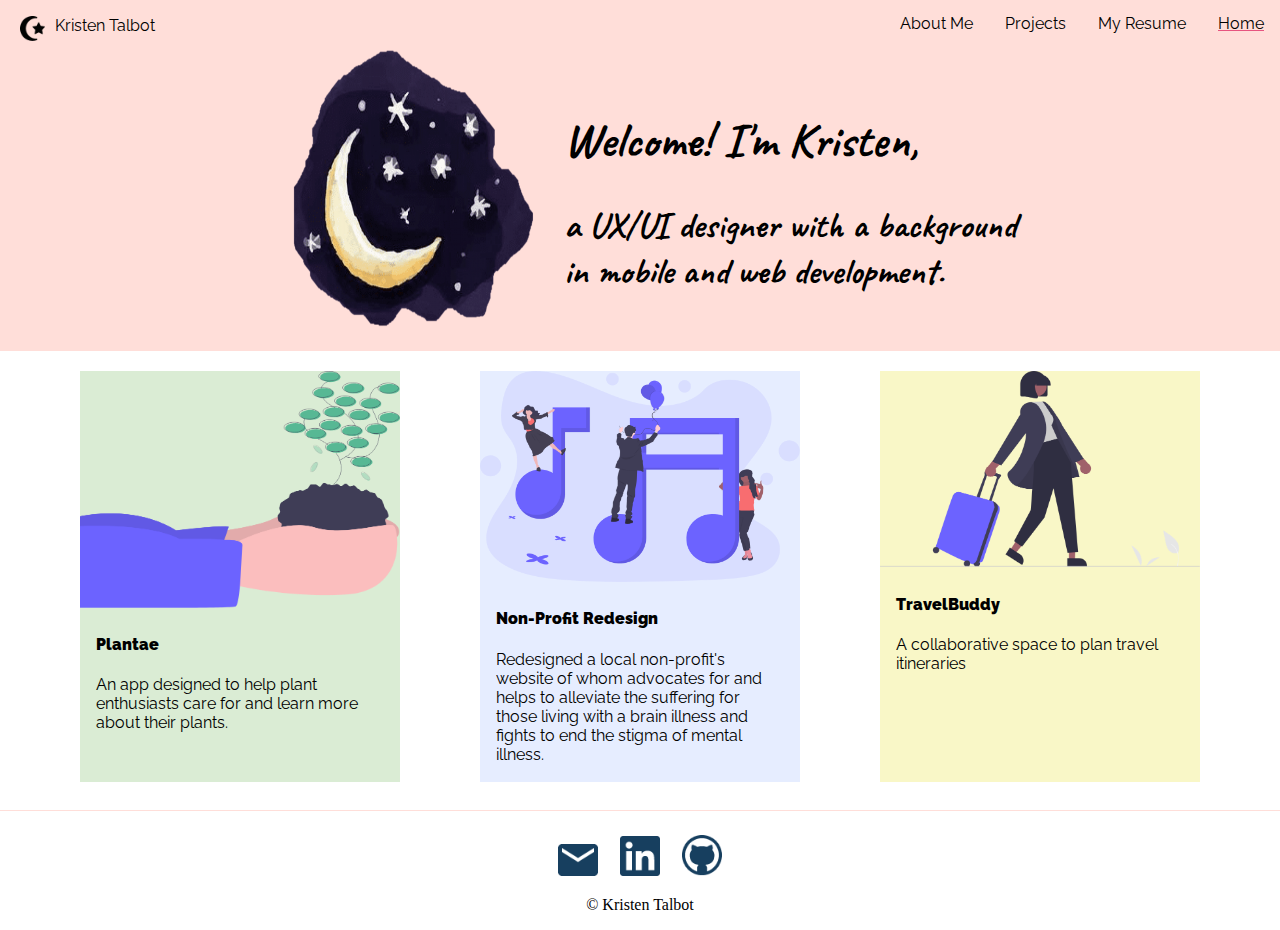
<file: index.html>
<!DOCTYPE html>
<html>

<head>
  <meta name="viewport" content="width=device-width, initial-scale=1">
  <link href="css/style.css" type="text/css" rel="stylesheet">
  <link rel="preconnect" href="https://fonts.googleapis.com">
  <link rel="preconnect" href="https://fonts.gstatic.com" crossorigin>
  <link href="https://fonts.googleapis.com/css2?family=Caveat:wght@600&family=Raleway:wght@300;400&display=swap"
    rel="stylesheet">
  <link rel="stylesheet" href="https://cdnjs.cloudflare.com/ajax/libs/font-awesome/4.7.0/css/font-awesome.min.css">
</head>

<body class="page-margin">

  <ul class="nav">
    <li><a class="home" href="index.html">Home</a></li>
    <li><a class="resumeButton" href="resume.html">My Resume</a></li>
    <li><a class="projectsButton" href="projects.html">Projects</a></li>
    <li><a class="aboutMeButton" href="aboutme.html">About Me</a></li>

    <div>
      <a href=""> <img src="images/Icon awesome-star-and-crescent.png" alt="nav image"
          style="width:25px;height:25px; float: left; padding-right: 10px; padding-left: 20px;"></a>
      <p>Kristen Talbot</p>
    </div>
  </ul>

  <div class="mobile-container">
    <div class="topnav">
      <div class="logo">
        <a href=""> <img src="images/Icon awesome-star-and-crescent.png" alt="nav image"
            style="width:25px;height:25px; float: left; padding-right: 10px; padding-left: 20px;"></a>
        <p class="name">Kristen Talbot</p>
      </div>
      <div id="myLinks">
        <a href="aboutme.html">About Me</a>
        <a href="projects.html">Projects</a>
        <a href="resume.html">My Resume</a>
        <a href="index.html">Home</a>
      </div>



      <a href="javascript:void(0);" class="icon" onclick="myFunction()">
        <i class="fa fa-bars fa-lg"></i>
      </a>
    </div>
  </div>

  <section id="headerSection">
    <div class="header">
      <img class="headerImg" src="images/moon.png" alt="moon header image">
      <div>
        <h1>Welcome! I'm Kristen,</h1>
        <h2>a UX/UI designer with a background<br> in mobile and web development.</h2>
      </div>
    </div>
  </section>

  <div class="cards">
    <div class="card1">
      <img src="images/Group 19.png" alt="Plantae" style="width:100%">
      <div class="container">
        <h4><b>Plantae</b></h4>
        <p>An app designed to help plant enthusiasts care for and learn more about their plants.</p>
      </div>
    </div>

    <div class="card2">
      <img src="images/Group 28.png" alt="non-profit redesign" style="width:100%">
      <div class="container">
        <h4><b>Non-Profit Redesign</b></h4>
        <p>Redesigned a local non-profit's website of whom advocates for and helps to alleviate the suffering for those
          living with a brain illness and fights to end the stigma of mental illness. </p>
      </div>
    </div>

    <div class="card3">
      <img src="images/Group 29.png" alt="TravelBuddy" style="width:100%">
      <div class="container">
        <h4><b>TravelBuddy</b></h4>
        <p>A collaborative space to plan travel itineraries</p>
      </div>
    </div>
  </div>
  <hr color="#FFDED9" , size="1px">
  <footer>
    <div class="footer">

      <ul class = "footerItems">

        <a href=""> <img id="email" src="images/Icon material-email.png" alt="email image"
            style="width:40px;height:auto; padding-right: 18px;"></a>
        <a href=""> <img id="linkedin" src="images/Icon awesome-linkedin.png" alt="email image"
            style="width:40px;height:auto; padding-right: 18px; "></a>
        <a href=""> <img id="github" src="images/Icon zocial-github.png" alt="email image"
            style="width:40px;height:auto;  "></a>
        <p class="copyright">&copy; Kristen Talbot</p>
      </ul>
    </div>
  </footer>

  <script>
    function myFunction() {
      var x = document.getElementById("myLinks");
      if (x.style.display === "block") {
        x.style.display = "none";
      } else {
        x.style.display = "block";
      }
    }
  </script>

  <script src="js/index.js"></script>


</body>

</html>
</file>
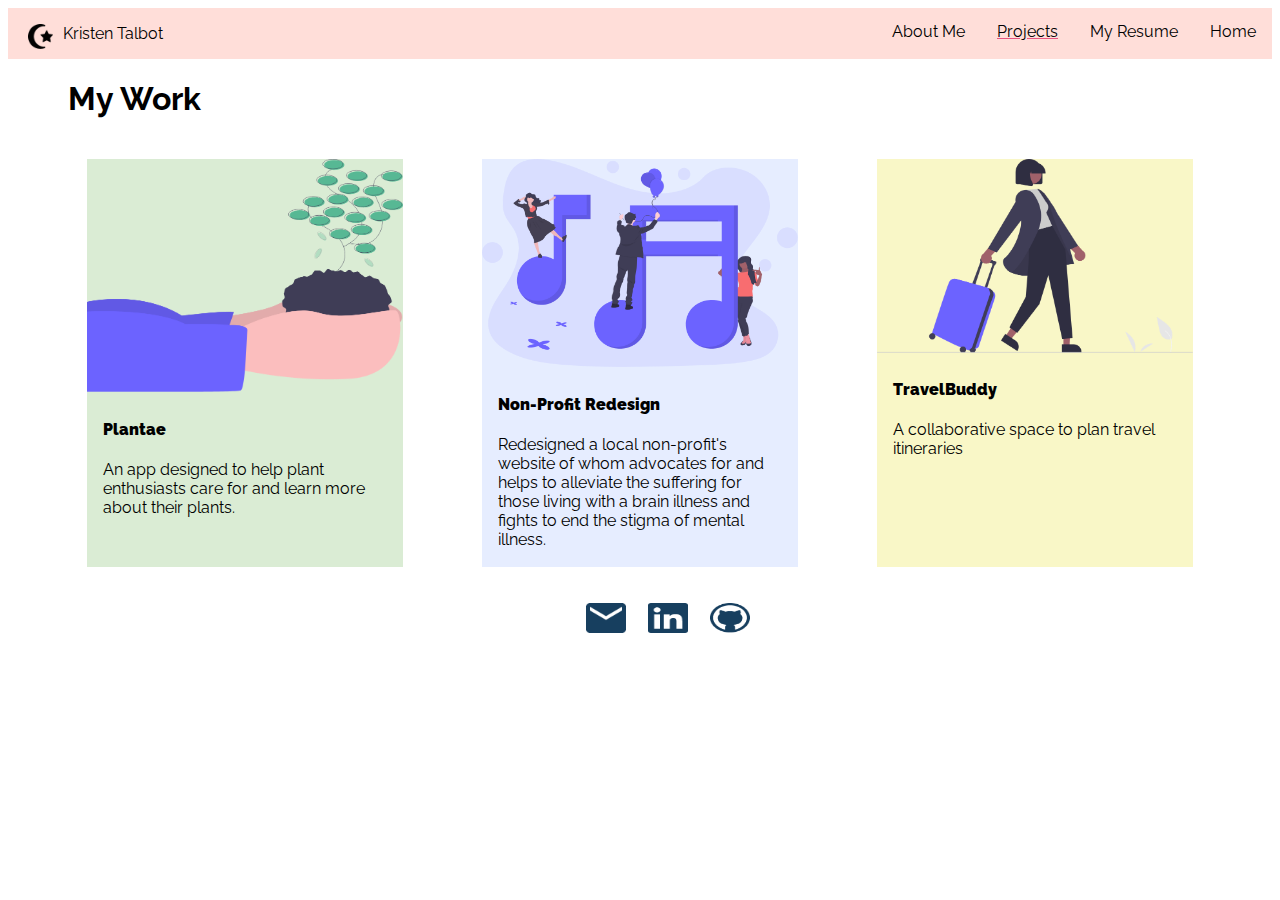
<file: projects.html>
<!DOCTYPE html>
<html>
    <head>
      <meta name="viewport" content="width=device-width, initial-scale=1">
        <link href="css/style.css" type="text/css" rel="stylesheet">
        <link rel="preconnect" href="https://fonts.googleapis.com">
        <link rel="preconnect" href="https://fonts.gstatic.com" crossorigin>
        <link href="https://fonts.googleapis.com/css2?family=Caveat:wght@600&family=Raleway:wght@300;400&display=swap" rel="stylesheet">
        <link href="https://fonts.googleapis.com/css2?family=Caveat:wght@600&family=Raleway:wght@300;400&display=swap"
        rel="stylesheet">
        <link rel="stylesheet" href="https://cdnjs.cloudflare.com/ajax/libs/font-awesome/4.7.0/css/font-awesome.min.css">
      </head>
<body>
    <ul class="nav">
      <li><a class = "homeButton" href="index.html">Home</a></li>
        <li><a class = "resumeButton" href="resume.html">My Resume</a></li>
        <li><a class = "projects" href="projects.html">Projects</a></li>
        <li><a class = "aboutMeButton" href="aboutme.html">About Me</a></li>

      <div>
        <a href = ""> <img src="images/Icon awesome-star-and-crescent.png" alt="nav image" style="width:25px;height:25px; float: left; padding-right: 10px; padding-left: 20px;"></a>
        <p>Kristen Talbot</p>
      </div>
      
        </ul>

        <div class="mobile-container">
          <div class="topnav">
            <div class="logo">
              <a href=""> <img src="images/Icon awesome-star-and-crescent.png" alt="nav image"
                  style="width:25px;height:25px; float: left; padding-right: 10px; padding-left: 20px;"></a>
              <p class="name">Kristen Talbot</p>
            </div>
            <div id="myLinks">
              <a href="aboutme.html">About Me</a>
              <a href="projects.html">Projects</a>
              <a href="resume.html">My Resume</a>
              <a href="index.html">Home</a>
            </div>
      
           
      
            <a href="javascript:void(0);" class="icon" onclick="myFunction()">
              <i class="fa fa-bars fa-lg"></i>
            </a>
          </div>
        </div>

        <h1 id="myWork">My Work</h1>
        <div class= "cards">
            <div class="card1">
              <img src="images/Group 19.png" alt="Plantae" style="width:100%">
              <div class="container">
                <h4><b>Plantae</b></h4> 
                <p>An app designed to help plant enthusiasts care for and learn more about their plants.</p> 
              </div>
            </div>
          
            <div class="card2">
              <img src="images/Group 28.png" alt="non-profit redesign" style="width:100%">
              <div class="container">
                <h4><b>Non-Profit Redesign</b></h4> 
                <p>Redesigned a local non-profit's website of whom advocates for and helps to alleviate the suffering for those living with a brain illness and fights to end the stigma of mental illness. </p> 
              </div>
            </div>
          
            <div class="card3">
              <img src="images/Group 29.png" alt="TravelBuddy" style="width:100%">
              <div class="container">
                <h4><b>TravelBuddy</b></h4> 
                <p>A collaborative space to plan travel itineraries</p> 
              </div>
            </div>
          </div>
          
            <footer>
              <div class="footer">
              <ul>
                <a href = ""> <img id = "email" src="images/Icon material-email.png" alt="email image" style="width:40px;height:30px; padding-right: 18px;"></a>
                <a href = ""> <img id = "linkedin" src="images/Icon awesome-linkedin.png" alt="email image" style="width:40px;height:30px; padding-right: 18px; "></a>
                <a href = ""> <img id = "github" src="images/Icon zocial-github.png" alt="email image" style="width:40px;height:30px;  "></a>
              </ul>
              </div>
            </footer>

            <script>
              function myFunction() {
                var x = document.getElementById("myLinks");
                if (x.style.display === "block") {
                  x.style.display = "none";
                } else {
                  x.style.display = "block";
                }
              }
            </script>
          
            </body>
            </html>
</file>
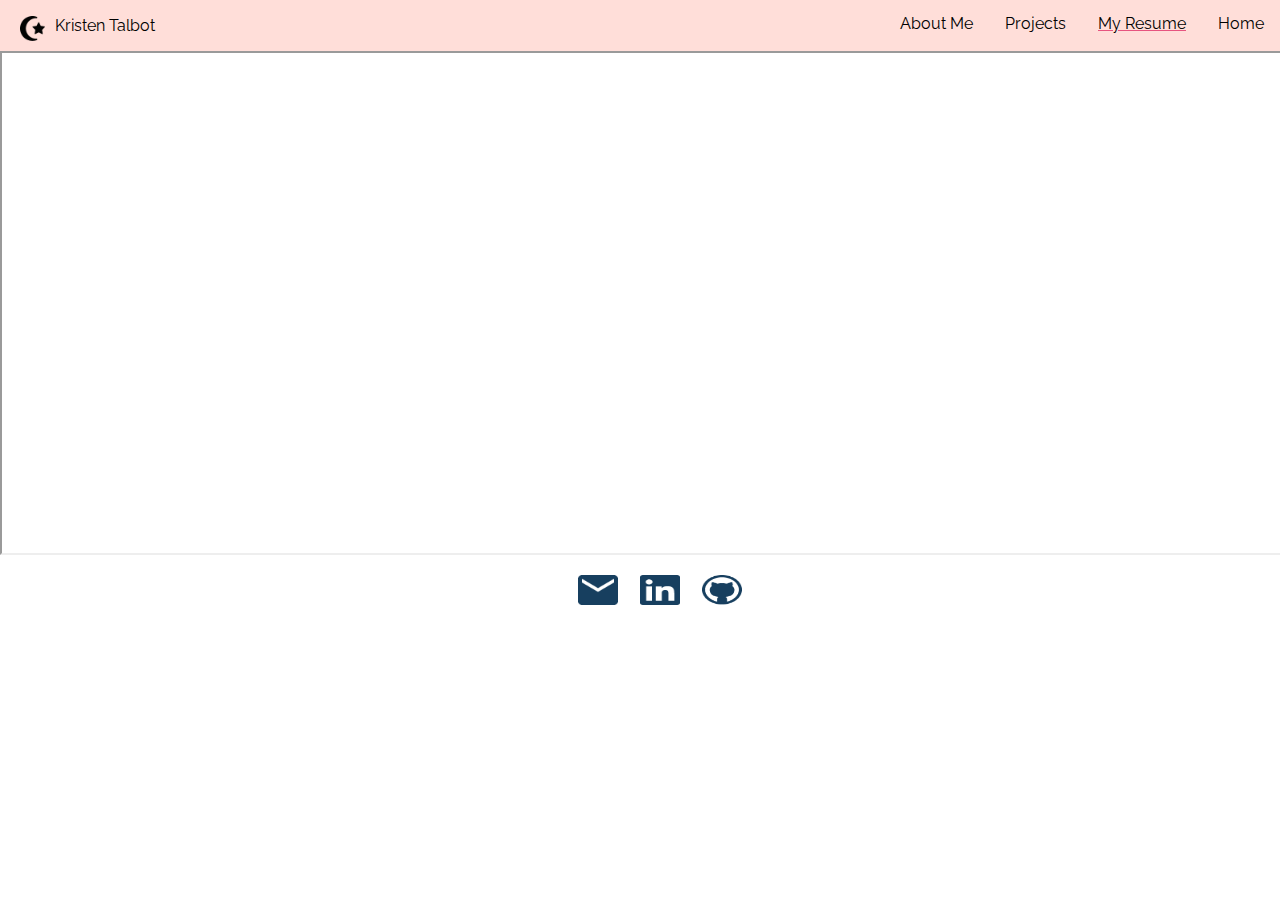
<file: resume.html>
<!DOCTYPE html>
<html>
  <head>
    <meta name="viewport" content="width=device-width, initial-scale=1">

    <link href="css/style.css" type="text/css" rel="stylesheet">
    <link rel="preconnect" href="https://fonts.googleapis.com">
    <link rel="preconnect" href="https://fonts.gstatic.com" crossorigin>
    <link href="https://fonts.googleapis.com/css2?family=Caveat:wght@600&family=Raleway:wght@300;400&display=swap" rel="stylesheet">
    <link href="https://fonts.googleapis.com/css2?family=Caveat:wght@600&family=Raleway:wght@300;400&display=swap"
    rel="stylesheet">
    <link rel="stylesheet" href="https://cdnjs.cloudflare.com/ajax/libs/font-awesome/4.7.0/css/font-awesome.min.css">
  </head>
  <body>
    <body class="page-margin">

        <ul class="nav">
          <li><a class="homeButton" href="index.html">Home</a></li>
          <li><a class="resume" href="resume.html">My Resume</a></li>
          <li><a class="projectsButton" href="projects.html">Projects</a></li>
          <li><a class="aboutMeButton" href="aboutme.html">About Me</a></li>
      
          <div>
            <a href=""> <img src="images/Icon awesome-star-and-crescent.png" alt="nav image"
                style="width:25px;height:25px; float: left; padding-right: 10px; padding-left: 20px;"></a>
            <p>Kristen Talbot</p>
          </div>
        </ul>
      
        <div class="mobile-container">
          <div class="topnav">
            <div class="logo">
              <a href=""> <img src="images/Icon awesome-star-and-crescent.png" alt="nav image"
                  style="width:25px;height:25px; float: left; padding-right: 10px; padding-left: 20px;"></a>
              <p class="name">Kristen Talbot</p>
            </div>
            <div id="myLinks">
              <a href="aboutme.html">About Me</a>
              <a href="projects.html">Projects</a>
              <a href="resume.html">My Resume</a>
              <a href="index.html">Home</a>
            </div>
      
           
      
            <a href="javascript:void(0);" class="icon" onclick="myFunction()">
              <i class="fa fa-bars fa-lg"></i>
            </a>
          </div>
        </div>

    <iframe src="images/KristenTalbot_Resume.pdf" width="100%" height="500px">
    </iframe>
    <footer>
        <div class="footer">
          <ul>
            <a href=""> <img id="email" src="images/Icon material-email.png" alt="email image"
                style="width:40px;height:30px; padding-right: 18px;"></a>
            <a href=""> <img id="linkedin" src="images/Icon awesome-linkedin.png" alt="email image"
                style="width:40px;height:30px; padding-right: 18px; "></a>
            <a href=""> <img id="github" src="images/Icon zocial-github.png" alt="email image"
                style="width:40px;height:30px;  "></a>
          </ul>
        </div>
      </footer>
    <script>
        function myFunction() {
          var x = document.getElementById("myLinks");
          if (x.style.display === "block") {
            x.style.display = "none";
          } else {
            x.style.display = "block";
          }
        }
      </script>

  </body>
</html>
</file>
<file: css/style.css>
.nav {
  list-style-type: none;
  margin: 0;
  padding: 0;
  overflow: hidden;
  background-color: #FFDED9;
  font-family: 'Raleway', sans-serif;
  text-decoration: none;
}

.mobile-container{
  display: none;
}

li {
  float:right;
}

li a {
  display: block;
  color: black;
  text-align: center;
  padding: 14px 16px;
  text-decoration: none;
}

.header{
  width: 100%;
  margin: auto;
  height: 300px;
  display: flex;
  align-items: center;
  justify-content: center;
  background-color: #FFDED9;
  font-family: 'Caveat', cursive;
  font-size:x-large
}

footer{
  width: 100%;
  background-color: white;
  position: absolute;
  flex: 0;
  display: flex;
  align-items: center;
  justify-content: center;
  justify-content: space-evenly;
}

.cards{
  box-shadow: 0 4px 8px 0#FFDED9 (0,0,0,0.2);
  transition: 0.3s;
  width: 100%;
  justify-content: space-evenly;
  padding-top: 20px;
  padding-bottom: 20px;
  display: flex;
  font-family: 'Raleway', sans-serif;
  
}

.card1:hover {
  box-shadow: 0 8px 16px 0 #dea5a4;
}
.card2:hover {
  box-shadow: 0 8px 16px 0 #dea5a4;
}
.card3:hover {
  box-shadow: 0 8px 16px 0 #dea5a4;
}

.card1{
  background-color: #DAECD4;
  width: 25%;
}

.card2{
  background-color: #E6EDFF;
  width: 25%;
}

.card3{
  background-color: #F9F7C7;
  width: 25%;
}

.container {
  padding: 2px 16px;
}
#myWork{
  font-family: 'Raleway', sans-serif;
  padding-left: 60px;
}
.aboutMeSection{
  display: flex;
  font-family: 'Raleway', sans-serif;
  align-items: center;
  justify-content: center;
}

#aboutMe{
  padding-left: 20px;
  letter-spacing: 1px;
}

.buttonWrap{
  display: flex;
  width: 100%;
  align-items: center;
  justify-content: center;

}

#resumeButton{
  background-color: #FFDED9;
  font-family: 'Raleway', sans-serif;
  height: 50px;
  border-radius: 12px;
  border-color: #F2BBB3;
  font-size: medium;
  align-content: center;

}
.info{
  display:block;
  width: 30%;
}

.picOfMe{
  padding-top: 40px;
  width: 35%;
  height: auto;
}

.aboutMe{
  text-decoration: underline;
  text-decoration-color: #e75480
}

.homeButton:hover{
  text-decoration: underline;
  text-decoration-color: #e75480
}

.resumeButton:hover{
  text-decoration: underline;
  text-decoration-color: #e75480
}

.projectsButton:hover{
  text-decoration: underline;
  text-decoration-color: #e75480
}

.projects{
  text-decoration: underline;
  text-decoration-color: #e75480
}

.aboutMeButton:hover{
  text-decoration: underline;
  text-decoration-color: #e75480
}
.home{
  text-decoration: underline;
  text-decoration-color: #e75480
}
.resume{
  text-decoration: underline;
  text-decoration-color: #e75480
}
.headerImg{
  width:300px;height:400px; float: left;
}

.page-margin{
  margin: 0;
}

.footerItems{
  padding: 0;
}

.copyright{
  text-align: center;
}
 @media screen and (max-width:600px){

  .nav{
    display: none;
  }

  .header{
  width: 95%;
  margin: auto;
  height: 300px;
  display: block;
  align-items: center;
  justify-content: center;
  background-color: #FFDED9;
  font-family: 'Caveat', cursive;
  font-size:medium;
  padding-top: 25px;

  }

  .headerImg{
    width:300px;height:auto;
  }

  .cards{
    box-shadow: 0 4px 8px 0#FFDED9 (0,0,0,0.2);
    transition: 0.3s;
    width: 100%;
    padding-top: 20px;
    padding-bottom: 20px;
    display: block;
    font-family: 'Raleway', sans-serif;
  
  }

  .card1{
    background-color: #DAECD4;
    width: 75%;
    margin: auto;
    margin-bottom: 10px;
  }
  
  .card2{
    background-color: #E6EDFF;
    width: 75%;
    margin: auto;
    margin-bottom: 10px;
  }
  
  .card3{
    background-color: #F9F7C7;
    width: 75%;
    margin: auto;
    margin-bottom: 10px;
  }

  .mobile-container {
    display: block;
    max-width: 480px;
    margin: auto;
    background-color: #FFDED9;
    font-family: 'Raleway', sans-serif;
    height: 50px;
    border-radius: 10px;
    width: 95%;
  }
  
  .topnav {
    overflow: hidden;
    background-color: #FFDED9;
    position: relative;
    box-shadow: 0 10px 10px#dea5a4;
    
   
  }
  
  .topnav #myLinks {
    display: none;
  }
  
  .topnav a {
    color: black;
    padding: 14px 16px;
    text-decoration: none;
    font-size: 17px;
    display: block;
  }
  
  .topnav a.icon {
    
    display: block;
    position: absolute;
    right: 0;
    top: 0;
  }
  
  .active {
    background-color: #04AA6D;
    color: #FFDED9;
    box-shadow: 0 10px 10px#666;
  }

  .logo{
    display: flex;
  }



  .aboutMeSection{
    display: block;
    text-align: center;
  }

  .info{
    display: block;
    width: 100%;
    text-align: left;
  }

  .picOfMe{
    padding-top: 40px;
    width: 50%;
    height: auto;
  }

  .headerImg{
    width: 50%;
  }

 }
</file>
